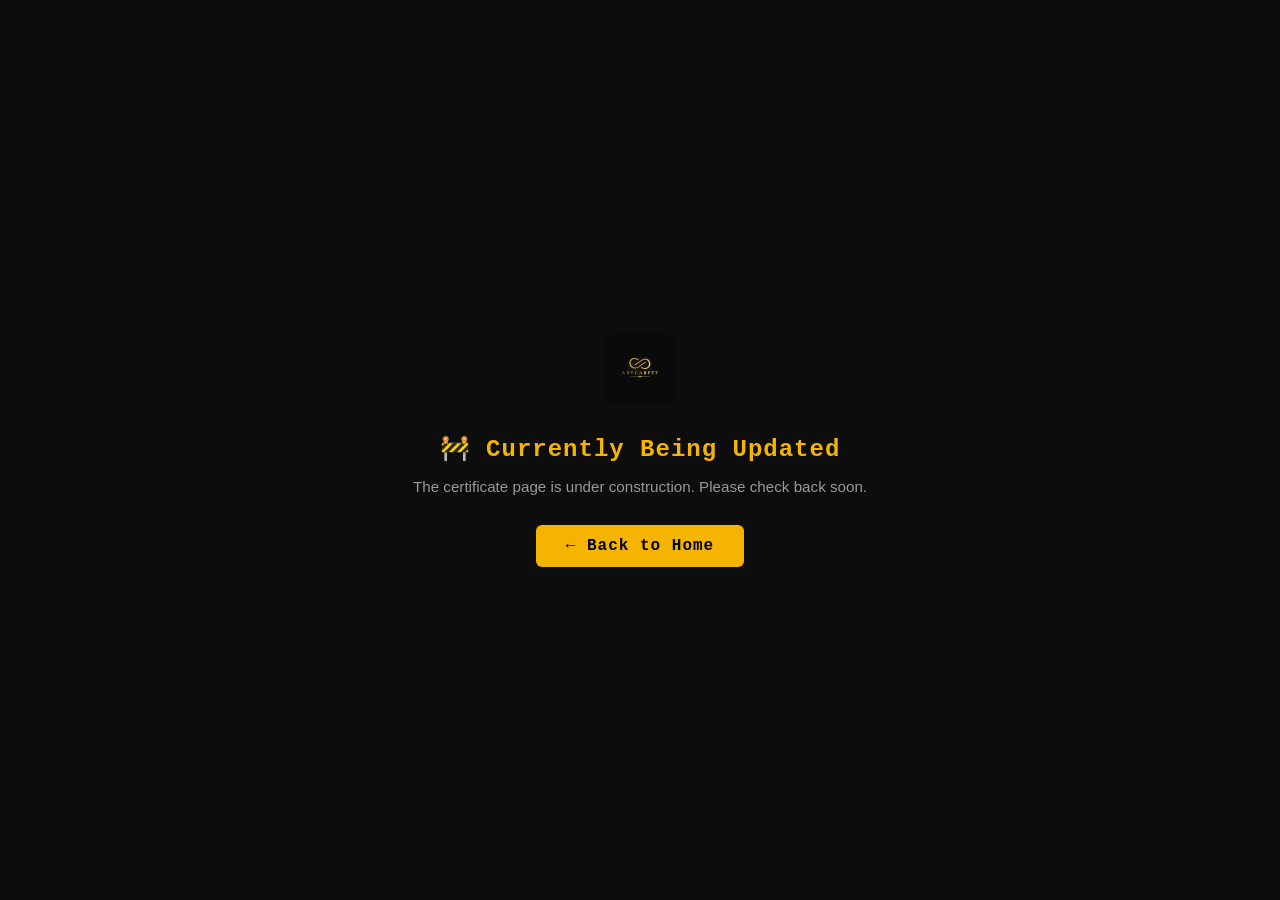
<file: certificate.html>
<!DOCTYPE html>
<html lang="en">
<head>
<meta charset="UTF-8">
<meta name="viewport" content="width=device-width, initial-scale=1.0">
<title>Certificate | Art Carpet</title>
<style>
  * { margin: 0; padding: 0; box-sizing: border-box; }
  body {
    font-family: 'Segoe UI', Arial, sans-serif;
    background: #0d0d0d;
    color: #f5f5f5;
    min-height: 100vh;
    display: flex;
    flex-direction: column;
    align-items: center;
    justify-content: center;
    text-align: center;
    padding: 40px;
  }
  img { width: 70px; margin-bottom: 30px; border-radius: 10px; }
  h1 {
    font-family: 'Consolas', 'Courier New', monospace;
    font-size: 1.5rem;
    color: #f5b400;
    letter-spacing: 1px;
    margin-bottom: 15px;
  }
  p { color: #999; font-size: 0.95rem; margin-bottom: 30px; }
  a {
    color: #000;
    background: #f5b400;
    text-decoration: none;
    padding: 12px 30px;
    border-radius: 6px;
    font-weight: 700;
    font-family: 'Consolas', 'Courier New', monospace;
    letter-spacing: 1px;
  }
  a:hover { background: #ffc72c; }
</style>
</head>
<body>
  <img src="logo.gif" alt="Art Carpet Logo">
  <h1>🚧 Currently Being Updated</h1>
  <p>The certificate page is under construction. Please check back soon.</p>
  <a href="index.html">← Back to Home</a>
</body>
</html>
</file>
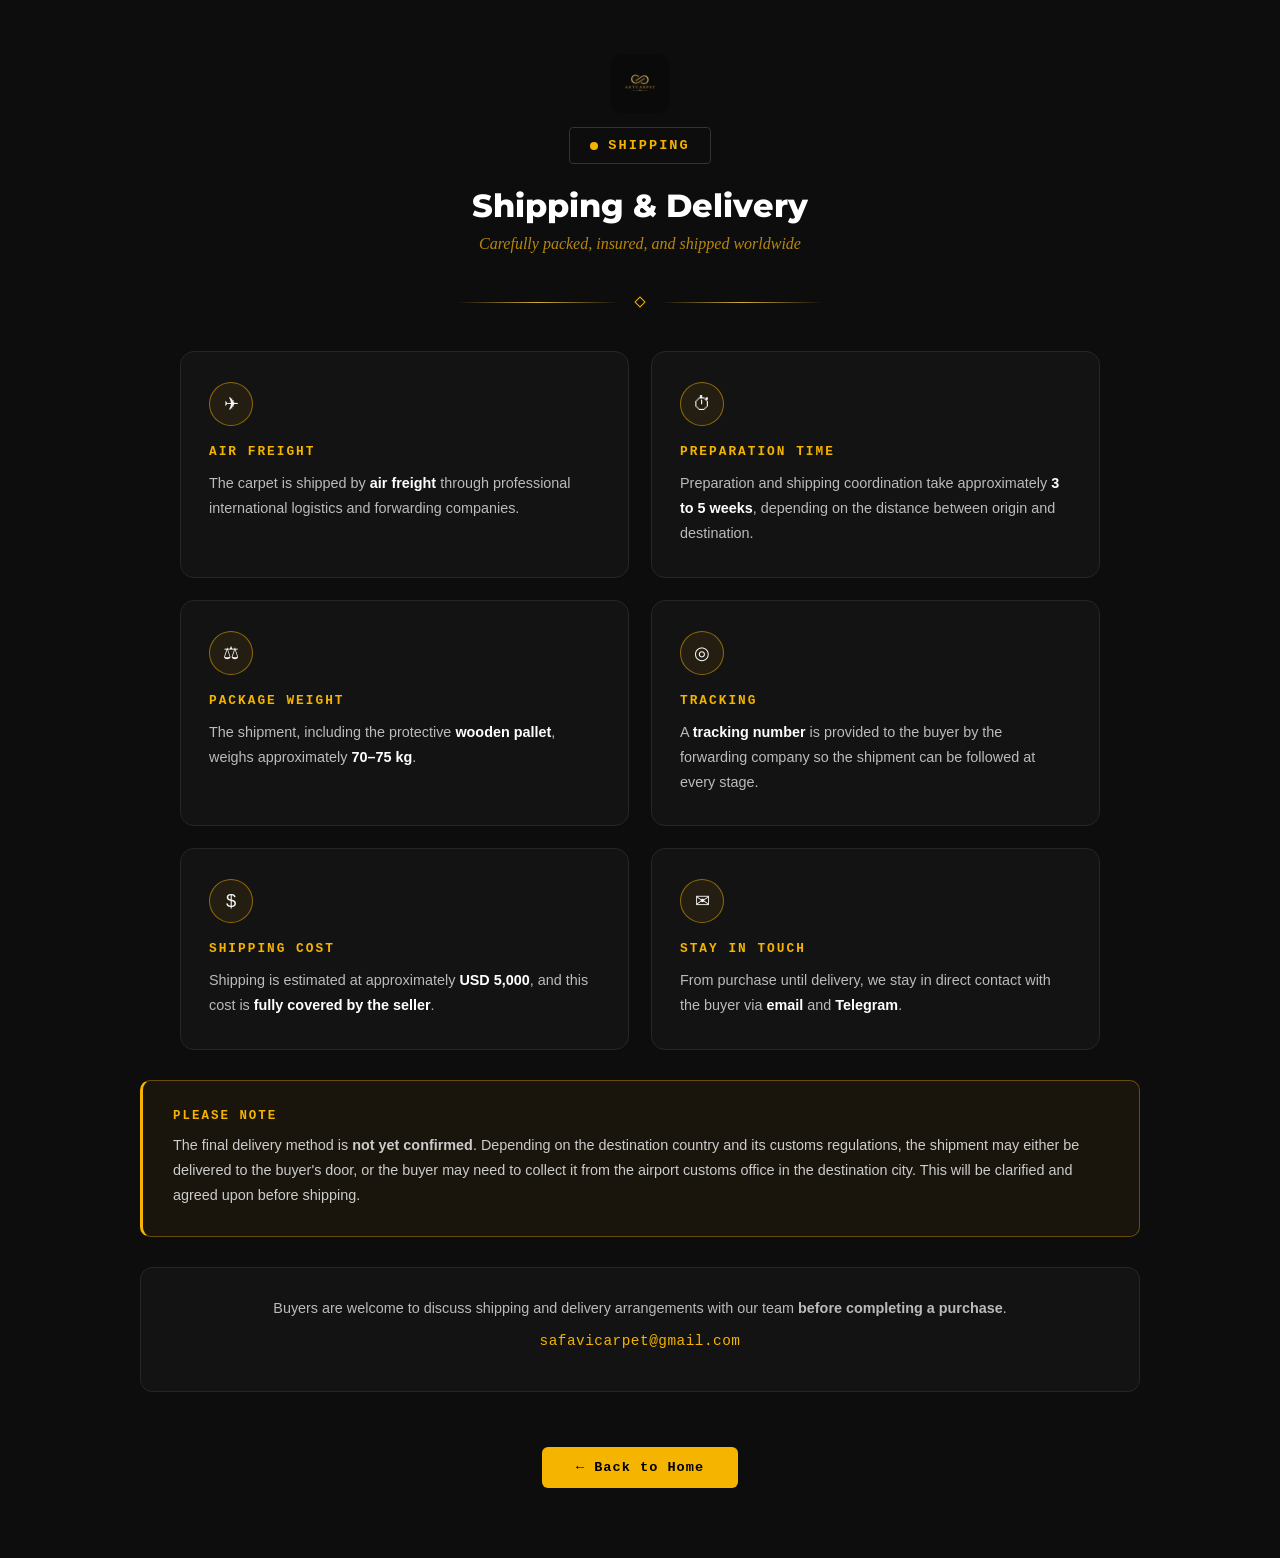
<file: shipping.html>
<!DOCTYPE html>
<html lang="en">
<head>
<meta charset="UTF-8">
<meta name="viewport" content="width=device-width, initial-scale=1.0">
<title>Shipping | Art Carpet</title>
<link rel="icon" type="image/png" href="favicon.png">
<link href="https://fonts.googleapis.com/css2?family=Montserrat:wght@700;800&display=swap" rel="stylesheet">
<style>
  * { margin: 0; padding: 0; box-sizing: border-box; }
  body {
    font-family: 'Segoe UI', Arial, sans-serif;
    background: #0d0d0d;
    color: #f5f5f5;
    overflow-x: hidden;
  }

  .page-header {
    padding: 55px 40px 10px;
    display: flex;
    flex-direction: column;
    align-items: center;
    text-align: center;
  }
  .page-header img {
    width: 58px;
    border-radius: 10px;
    margin-bottom: 14px;
    display: block;
  }
  .badge {
    display: inline-flex; align-items: center; gap: 10px; border: 1px solid #333;
    padding: 10px 20px; border-radius: 4px; margin-bottom: 22px;
  }
  .badge .dot { width: 8px; height: 8px; border-radius: 50%; background: #f5b400; }
  .badge span.label {
    font-family: 'Consolas', 'Courier New', monospace; font-size: 0.85rem; font-weight: 700;
    letter-spacing: 2px; text-transform: uppercase; color: #f5b400;
  }
  .page-title {
    font-family: 'Montserrat', 'Segoe UI', sans-serif;
    font-weight: 800;
    font-size: 2rem;
    color: #fff;
    margin-bottom: 10px;
  }
  .page-subtitle {
    font-family: 'Times New Roman', Times, serif;
    font-style: italic;
    color: #b8860b;
    font-size: 1rem;
  }

  .section-divider {
    padding: 35px 40px 0;
    display: flex; align-items: center; justify-content: center; gap: 18px;
  }
  .section-divider .divider-line {
    flex: 1; max-width: 160px; height: 1px;
    background: linear-gradient(90deg, transparent, #d4af37, transparent);
  }
  .section-divider .diamond {
    transform: rotate(45deg); display: inline-block;
    width: 8px; height: 8px; border: 1px solid #f5b400;
  }

  .ship-grid {
    max-width: 1000px;
    margin: 45px auto 0;
    padding: 0 40px;
    display: grid;
    grid-template-columns: 1fr 1fr;
    gap: 22px;
  }
  .ship-card {
    background: #131313;
    border: 1px solid #262626;
    border-radius: 14px;
    padding: 30px 28px;
    transition: border-color 0.3s ease, transform 0.3s ease;
  }
  .ship-card:hover { border-color: #f5b400; transform: translateY(-4px); }
  .ship-card .icon {
    width: 44px; height: 44px; border-radius: 50%;
    border: 1.5px solid rgba(245,180,0,0.5);
    background: rgba(245,180,0,0.07);
    display: flex; align-items: center; justify-content: center;
    font-size: 1.15rem; margin-bottom: 18px;
  }
  .ship-card h3 {
    font-family: 'Consolas', 'Courier New', monospace;
    font-size: 0.8rem; letter-spacing: 2px; text-transform: uppercase;
    color: #f5b400; margin-bottom: 12px;
  }
  .ship-card p {
    font-size: 0.9rem; line-height: 1.75; color: #bbb;
  }
  .ship-card p strong { color: #fff; font-weight: 600; }

  .ship-note {
    max-width: 1000px;
    margin: 30px auto 0;
    padding: 28px 30px;
    border: 1px solid rgba(245,180,0,0.35);
    border-left: 3px solid #f5b400;
    border-radius: 10px;
    background: rgba(245,180,0,0.05);
  }
  .ship-note h4 {
    font-family: 'Consolas', 'Courier New', monospace;
    font-size: 0.78rem; letter-spacing: 2px; text-transform: uppercase;
    color: #f5b400; margin-bottom: 10px;
  }
  .ship-note p { font-size: 0.9rem; line-height: 1.75; color: #ccc; }

  .contact-strip {
    max-width: 1000px;
    margin: 30px auto 0;
    padding: 28px 30px;
    border: 1px solid #262626;
    border-radius: 12px;
    background: #131313;
    text-align: center;
  }
  .contact-strip p { font-size: 0.9rem; line-height: 1.75; color: #bbb; margin-bottom: 8px; }
  .contact-strip .mail {
    font-family: 'Consolas', 'Courier New', monospace;
    color: #f5b400; font-size: 0.9rem; letter-spacing: 0.5px;
  }

  .back-wrap { text-align: center; padding: 55px 40px 70px; }
  .back-btn {
    color: #000; background: #f5b400; text-decoration: none;
    padding: 13px 34px; border-radius: 6px; font-weight: 700;
    font-family: 'Consolas', 'Courier New', monospace; letter-spacing: 1px;
    display: inline-block; font-size: 0.85rem;
  }
  .back-btn:hover { background: #ffc72c; }

  @media (max-width: 768px) {
    .page-header { padding: 35px 20px 10px; }
    .page-header img { width: 48px; }
    .page-title { font-size: 1.5rem; }
    .ship-grid { grid-template-columns: 1fr; padding: 0 20px; gap: 18px; }
    .ship-note, .contact-strip { margin-left: 20px; margin-right: 20px; padding: 22px; }
    .back-wrap { padding: 40px 20px 55px; }
  }
</style>
</head>
<body>

  <header class="page-header">
    <img src="logo.gif" alt="Art Carpet Logo">
    <div class="badge">
      <span class="dot"></span>
      <span class="label">Shipping</span>
    </div>
    <h1 class="page-title">Shipping &amp; Delivery</h1>
    <p class="page-subtitle">Carefully packed, insured, and shipped worldwide</p>
  </header>

  <div class="section-divider">
    <span class="divider-line"></span>
    <span class="diamond"></span>
    <span class="divider-line"></span>
  </div>

  <div class="ship-grid">

    <div class="ship-card">
      <div class="icon">✈</div>
      <h3>Air Freight</h3>
      <p>The carpet is shipped by <strong>air freight</strong> through professional international logistics and forwarding companies.</p>
    </div>

    <div class="ship-card">
      <div class="icon">⏱</div>
      <h3>Preparation Time</h3>
      <p>Preparation and shipping coordination take approximately <strong>3 to 5 weeks</strong>, depending on the distance between origin and destination.</p>
    </div>

    <div class="ship-card">
      <div class="icon">⚖</div>
      <h3>Package Weight</h3>
      <p>The shipment, including the protective <strong>wooden pallet</strong>, weighs approximately <strong>70–75 kg</strong>.</p>
    </div>

    <div class="ship-card">
      <div class="icon">◎</div>
      <h3>Tracking</h3>
      <p>A <strong>tracking number</strong> is provided to the buyer by the forwarding company so the shipment can be followed at every stage.</p>
    </div>

    <div class="ship-card">
      <div class="icon">$</div>
      <h3>Shipping Cost</h3>
      <p>Shipping is estimated at approximately <strong>USD 5,000</strong>, and this cost is <strong>fully covered by the seller</strong>.</p>
    </div>

    <div class="ship-card">
      <div class="icon">✉</div>
      <h3>Stay in Touch</h3>
      <p>From purchase until delivery, we stay in direct contact with the buyer via <strong>email</strong> and <strong>Telegram</strong>.</p>
    </div>

  </div>

  <div class="ship-note">
    <h4>Please Note</h4>
    <p>The final delivery method is <strong>not yet confirmed</strong>. Depending on the destination country and its customs regulations, the shipment may either be delivered to the buyer's door, or the buyer may need to collect it from the airport customs office in the destination city. This will be clarified and agreed upon before shipping.</p>
  </div>

  <div class="contact-strip">
    <p>Buyers are welcome to discuss shipping and delivery arrangements with our team <strong>before completing a purchase</strong>.</p>
    <p class="mail">safavicarpet@gmail.com</p>
  </div>

  <div class="back-wrap">
    <a href="/woman-in-gold-carpet/" class="back-btn">← Back to Home</a>
  </div>

</body>
</html>
</file>
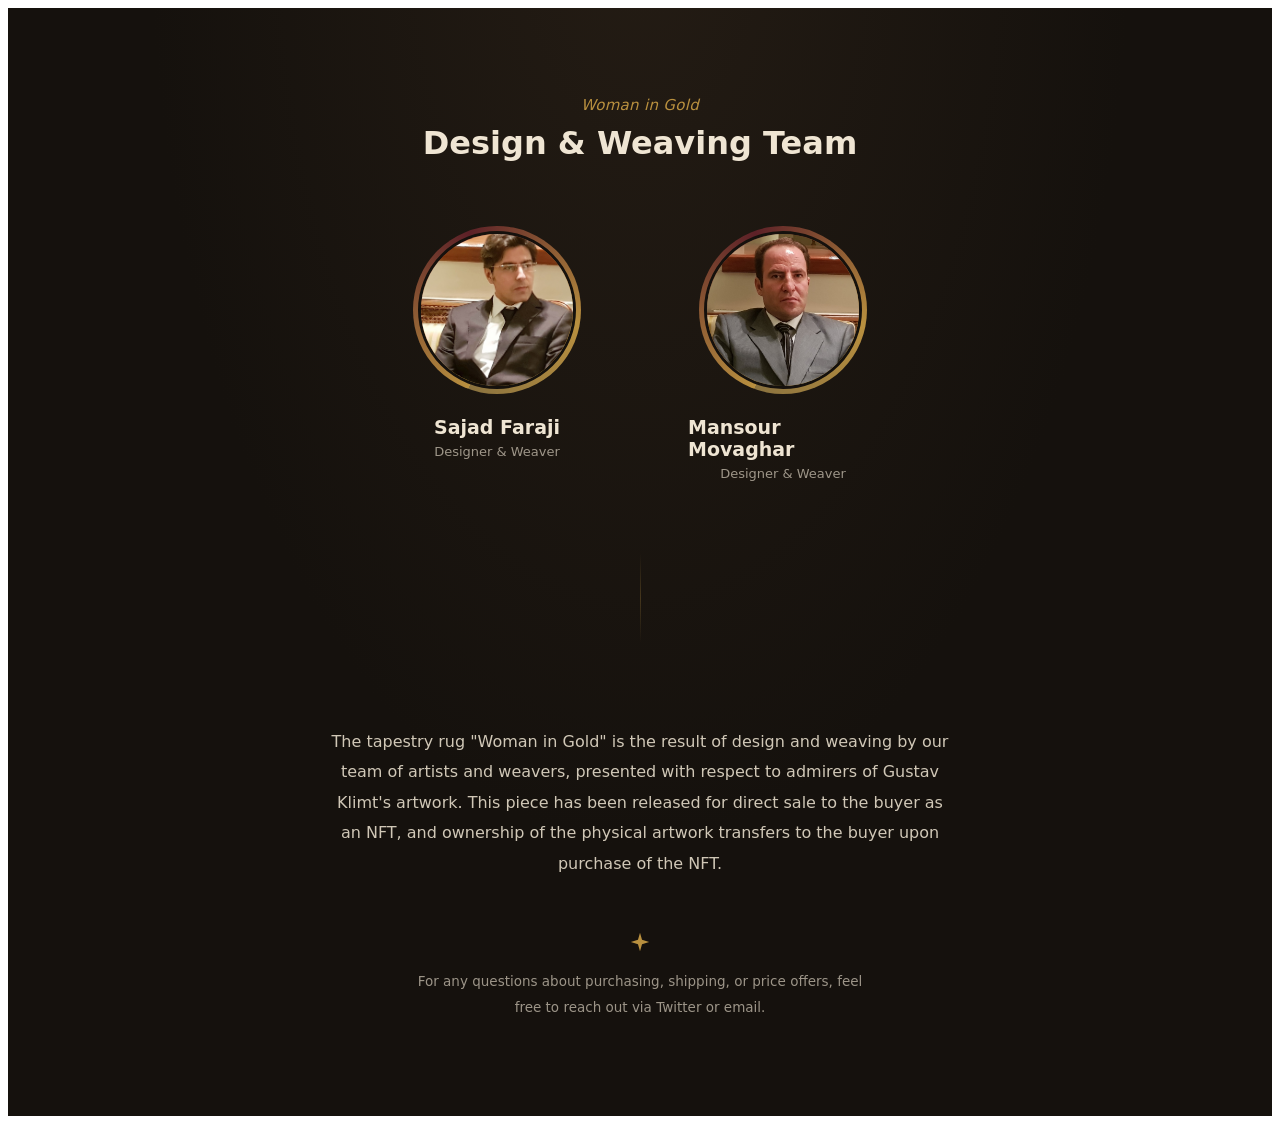
<file: team.html>
<!DOCTYPE html>
<html lang="en" dir="ltr">
<head>
<meta charset="UTF-8">
<meta name="viewport" content="width=device-width, initial-scale=1.0">
<title>Team Section</title>
<style>
  :root{
    --bg: #15110d;
    --gold: #b9903f;
    --gold-soft: #8a723f;
    --wine: #5c2027;
    --cream: #efe5d3;
    --cream-dim: rgba(239,229,211,0.62);
    --line: rgba(185,144,63,0.28);
  }

  * { box-sizing: border-box; }

  .team-section{
    background: radial-gradient(ellipse at 50% -10%, #241c14 0%, var(--bg) 55%);
    color: var(--cream);
    font-family: system-ui, -apple-system, "Segoe UI", Roboto, Arial, sans-serif;
    padding: 88px 24px 96px;
    direction: ltr;
  }

  .team-eyebrow{
    text-align: center;
    font-style: italic;
    font-size: 15px;
    color: var(--gold);
    letter-spacing: 0.02em;
    margin: 0 0 10px;
  }

  .team-title{
    text-align: center;
    font-weight: 600;
    font-size: clamp(24px, 3vw, 32px);
    margin: 0 0 64px;
    color: var(--cream);
  }

  .team-portraits{
    display: flex;
    justify-content: center;
    align-items: flex-start;
    gap: clamp(36px, 8vw, 96px);
    max-width: 760px;
    margin: 0 auto 72px;
    flex-wrap: wrap;
  }

  .portrait-card{
    display: flex;
    flex-direction: column;
    align-items: center;
    width: 190px;
  }

  .portrait-frame{
    width: 168px;
    height: 168px;
    border-radius: 50%;
    padding: 5px;
    background: conic-gradient(from 200deg, var(--gold) 0deg, var(--wine) 140deg, var(--gold) 260deg, var(--gold-soft) 360deg);
    margin-bottom: 22px;
  }

  .portrait-frame img{
    width: 100%;
    height: 100%;
    border-radius: 50%;
    object-fit: cover;
    object-position: center 22%;
    display: block;
    border: 3px solid var(--bg);
  }

  .portrait-name{
    font-weight: 600;
    font-size: 19px;
    color: var(--cream);
    margin: 0 0 6px;
  }

  .portrait-role{
    font-size: 13px;
    color: var(--cream-dim);
    margin: 0;
  }

  .team-divider{
    width: 1px;
    height: 90px;
    background: linear-gradient(to bottom, transparent, var(--line), transparent);
    margin: 0 auto 0;
  }

  .team-divider-wrap{
    display: flex;
    justify-content: center;
  }

  .team-description{
    max-width: 620px;
    margin: 84px auto 0;
    text-align: center;
    font-size: 16px;
    line-height: 1.9;
    color: rgba(239,229,211,0.86);
  }

  .team-note-wrap{
    display: flex;
    flex-direction: column;
    align-items: center;
    margin-top: 52px;
  }

  .team-note-mark{
    width: 22px;
    height: 22px;
    margin-bottom: 16px;
  }

  .team-note-mark svg{
    width: 100%;
    height: 100%;
  }

  .team-note{
    max-width: 460px;
    text-align: center;
    font-size: 13.5px;
    line-height: 1.9;
    color: var(--cream-dim);
    margin: 0;
  }

  @media (max-width: 480px){
    .team-portraits{ gap: 40px; }
    .portrait-card{ width: 150px; }
    .portrait-frame{ width: 136px; height: 136px; }
  }
</style>
</head>
<body>

<section class="team-section">
  <p class="team-eyebrow">Woman in Gold</p>
  <h2 class="team-title">Design &amp; Weaving Team</h2>

  <div class="team-portraits">
    <div class="portrait-card">
      <div class="portrait-frame">
        <img src="Sajad%20Faraji.jpg" alt="Sajad Faraji">
      </div>
      <p class="portrait-name">Sajad Faraji</p>
      <p class="portrait-role">Designer &amp; Weaver</p>
    </div>

    <div class="portrait-card">
      <div class="portrait-frame">
        <img src="Mansour%20Movaghar.jpg" alt="Mansour Movaghar">
      </div>
      <p class="portrait-name">Mansour Movaghar</p>
      <p class="portrait-role">Designer &amp; Weaver</p>
    </div>
  </div>

  <div class="team-divider-wrap"><div class="team-divider"></div></div>

  <p class="team-description">
    The tapestry rug "Woman in Gold" is the result of design and weaving by our
    team of artists and weavers, presented with respect to admirers of Gustav
    Klimt's artwork. This piece has been released for direct sale to the buyer
    as an NFT, and ownership of the physical artwork transfers to the buyer
    upon purchase of the NFT.
  </p>

  <div class="team-note-wrap">
    <span class="team-note-mark">
      <svg viewBox="0 0 24 24" fill="none">
        <path d="M12 2 L14.2 9.6 L22 12 L14.2 14.4 L12 22 L9.8 14.4 L2 12 L9.8 9.6 Z" fill="#b9903f"/>
      </svg>
    </span>
    <p class="team-note">
      For any questions about purchasing, shipping, or price offers, feel free
      to reach out via Twitter or email.
    </p>
  </div>
</section>

</body>
</html>
</file>
